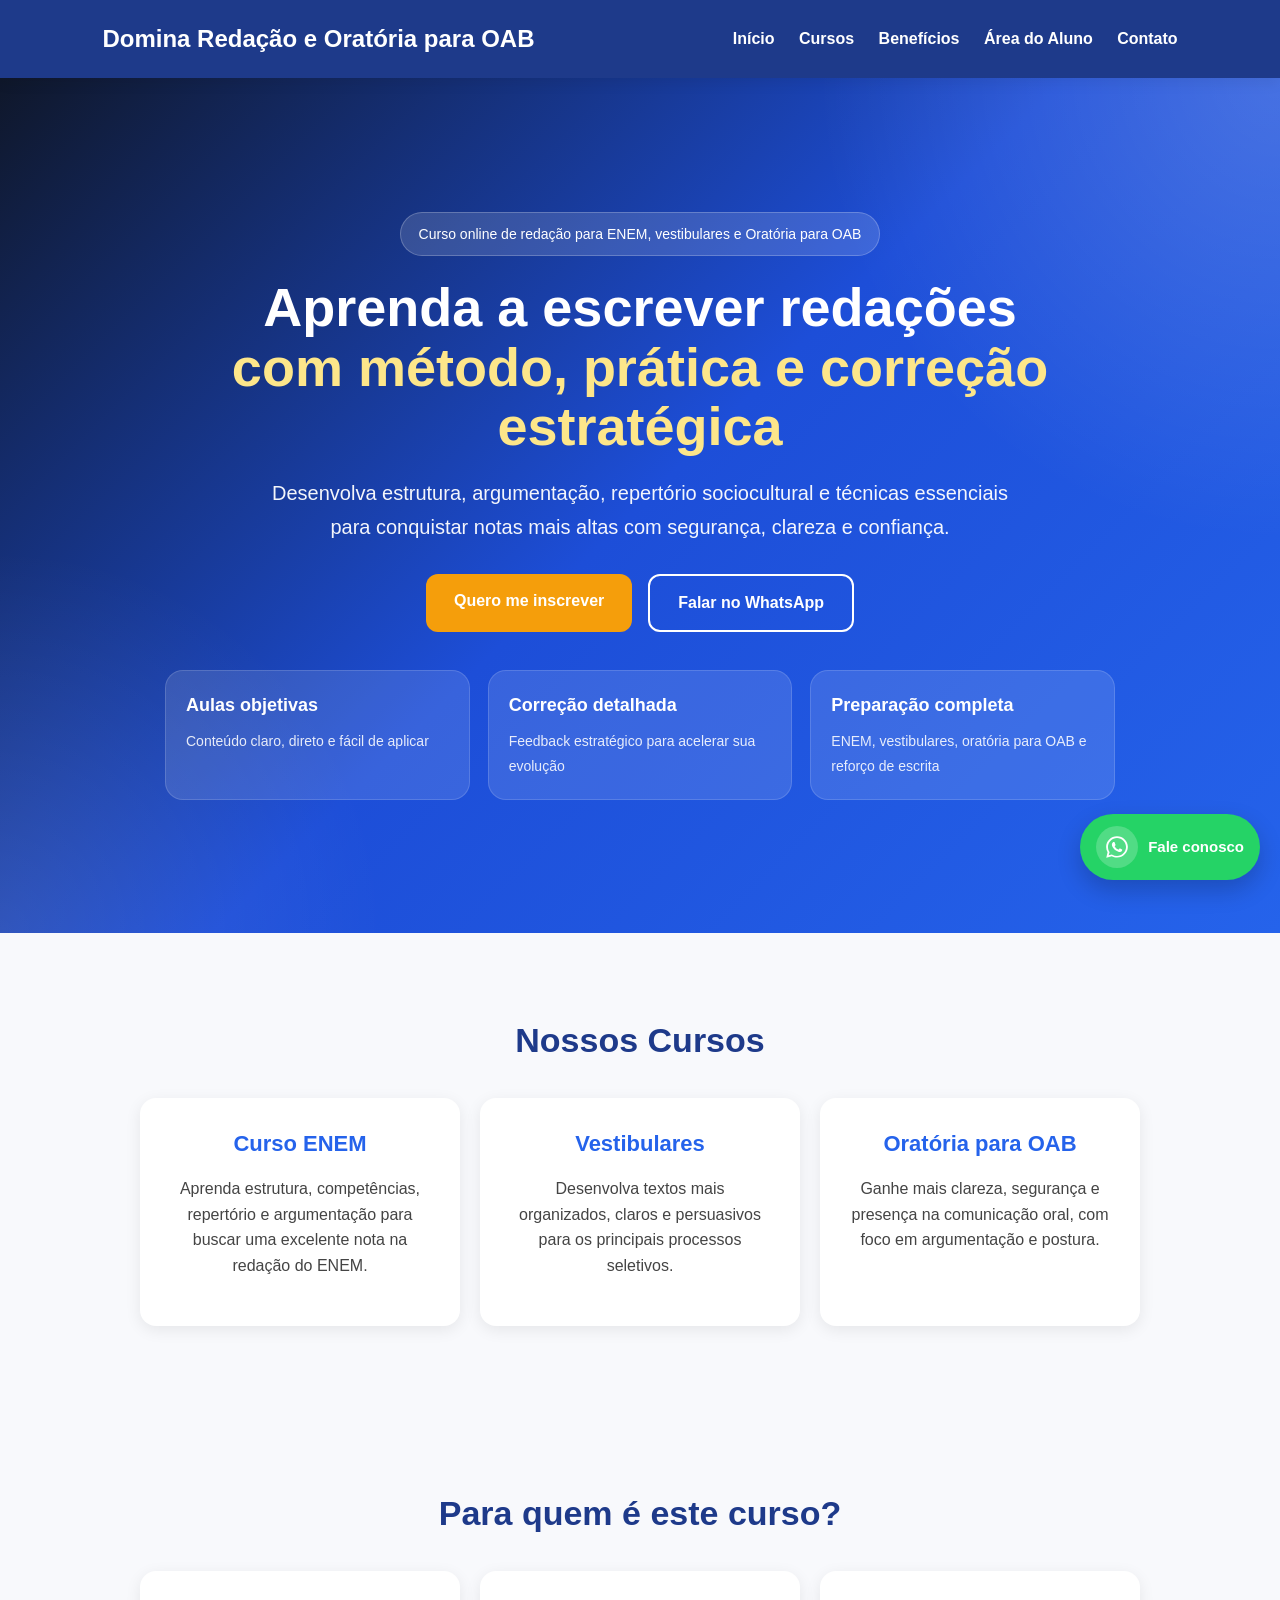
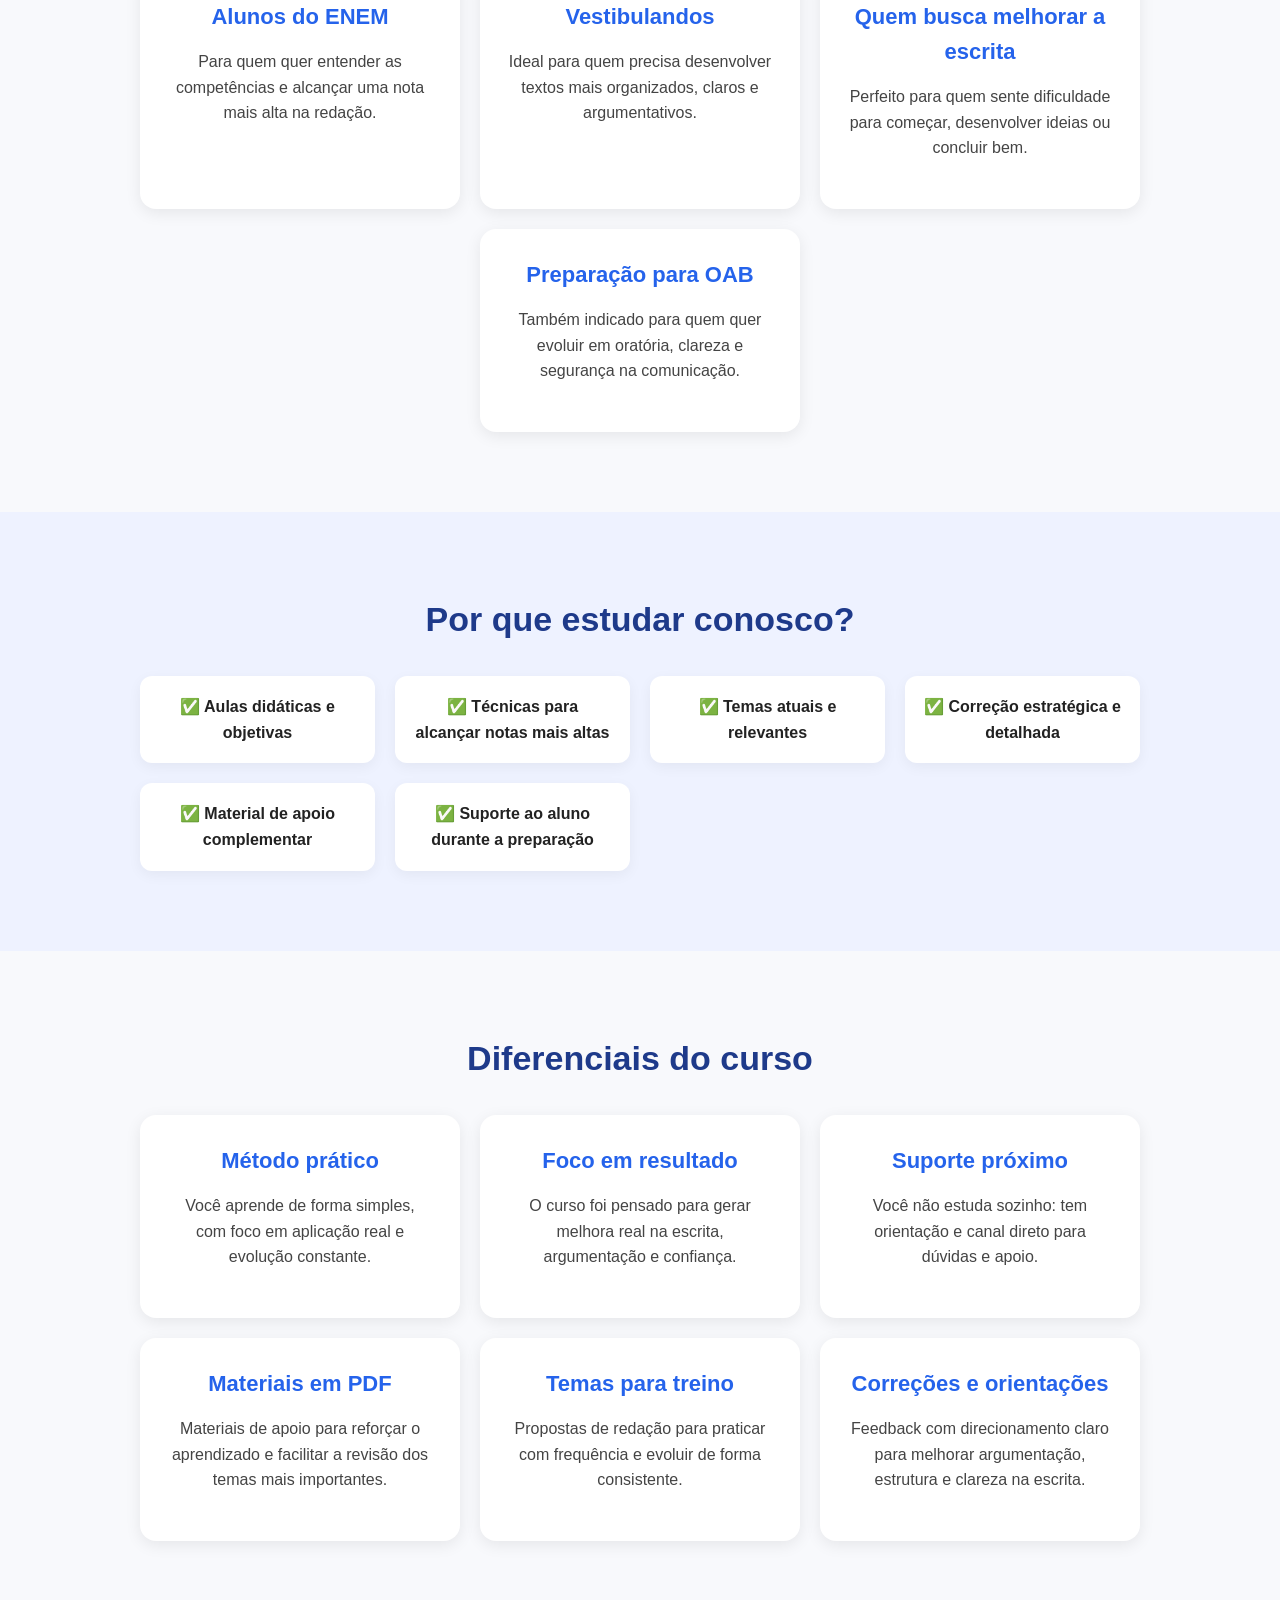
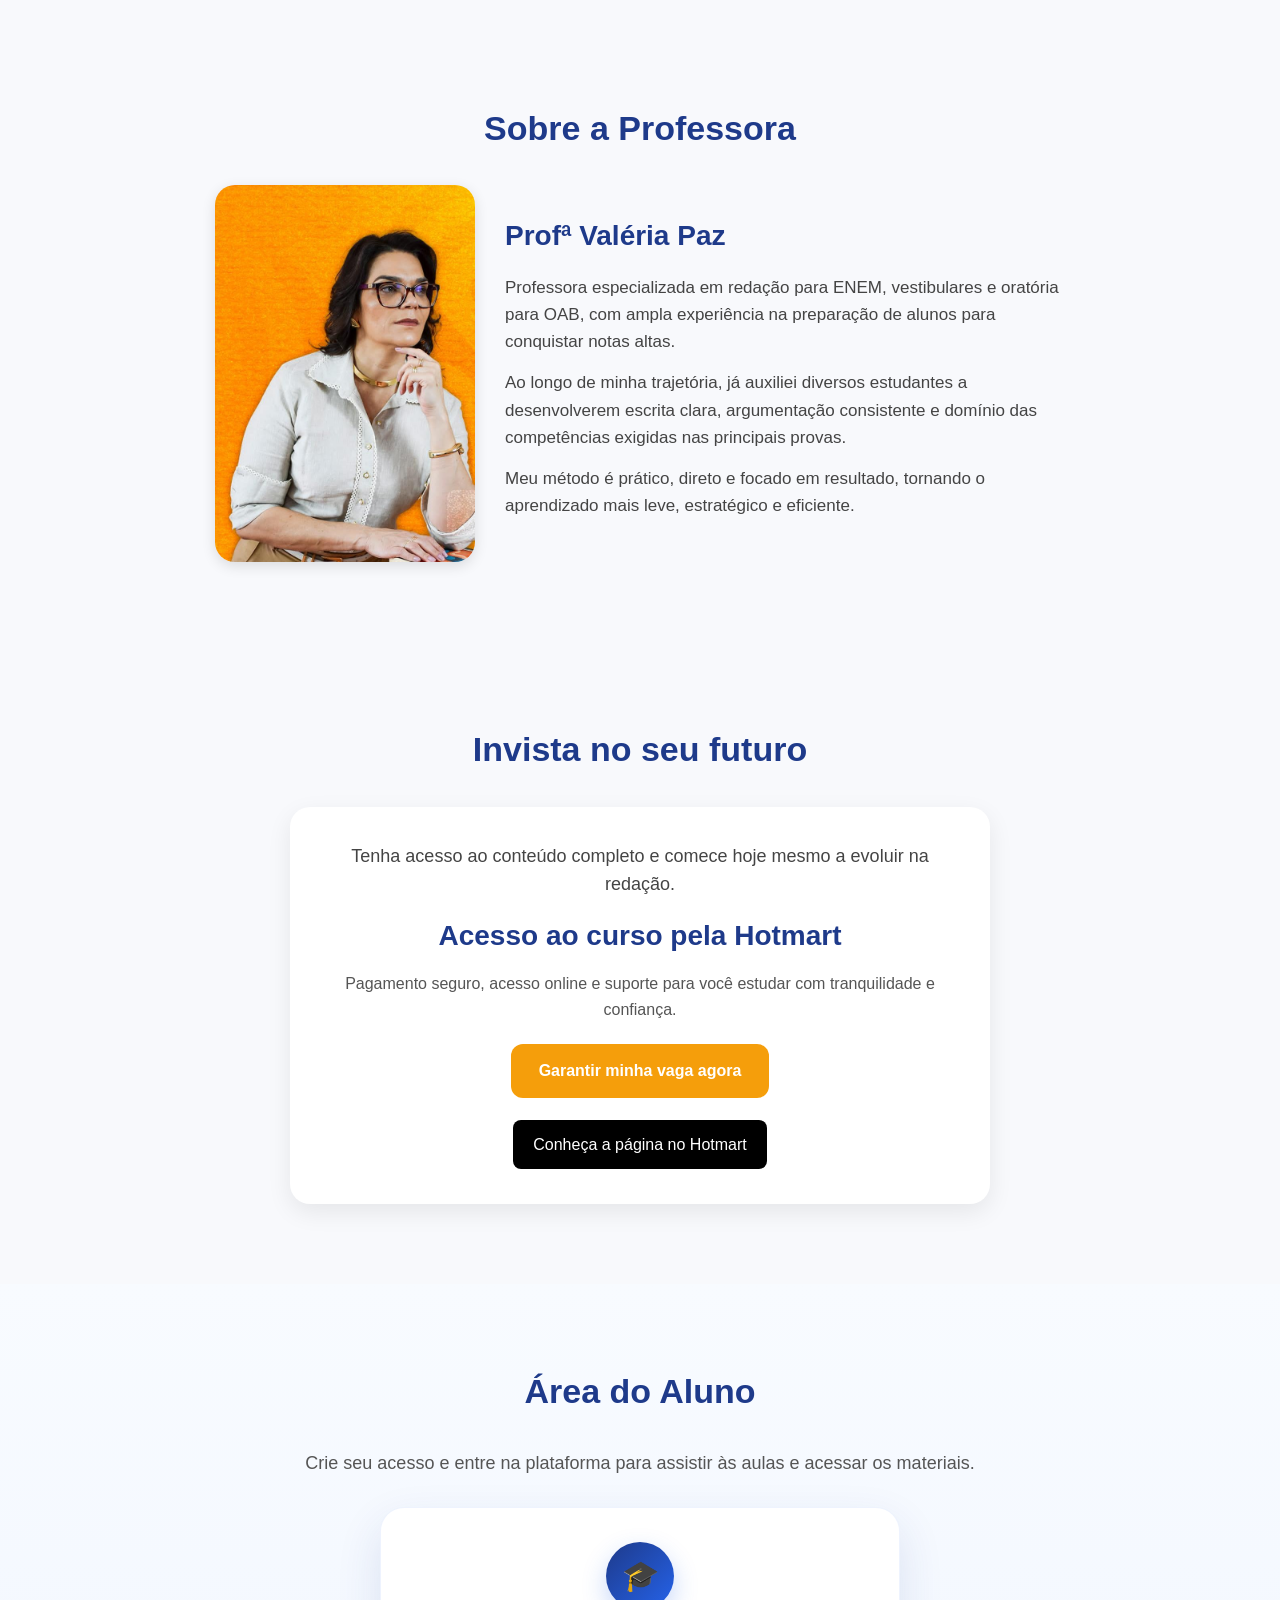
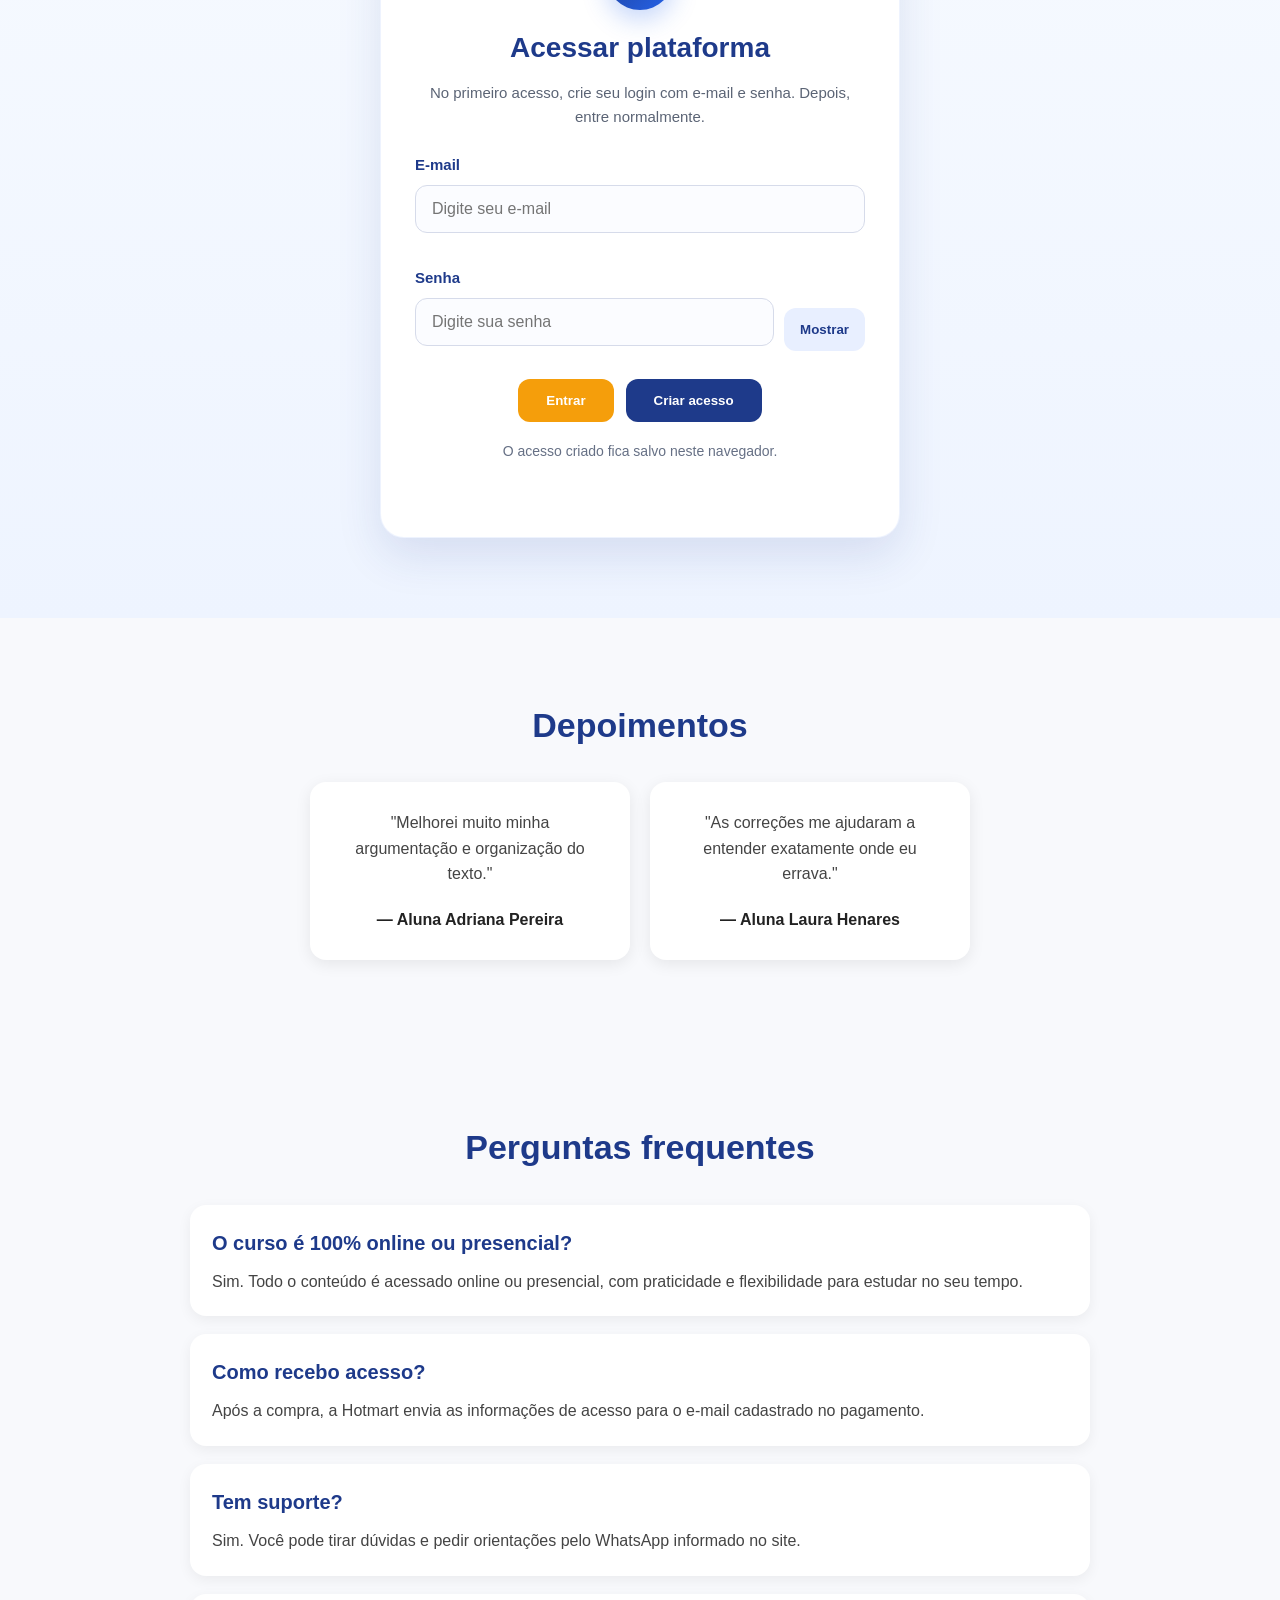
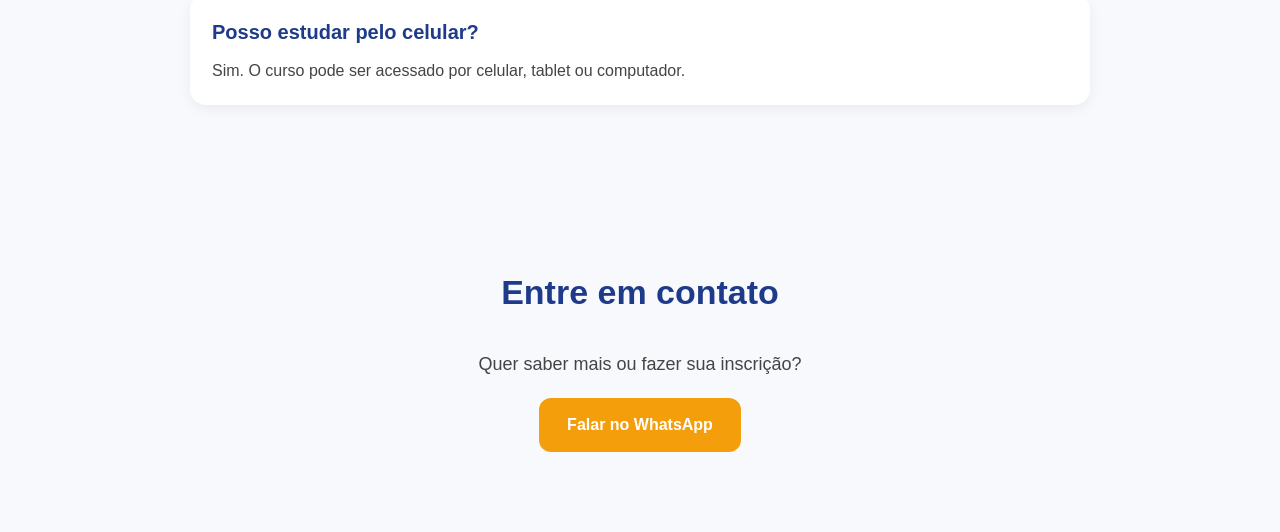
<file: index.html>
<!DOCTYPE html>
<html lang="pt-BR">
<head>
  <meta charset="UTF-8" />
  <meta name="viewport" content="width=device-width, initial-scale=1.0" />
  <title>Domina Redação e Oratória para OAB</title>
  <link rel="stylesheet" href="style.css" />
</head>
<body>
  <header>
    <div class="logo">Domina Redação e Oratória para OAB</div>
    <nav>
      <a href="#inicio">Início</a>
      <a href="#cursos">Cursos</a>
      <a href="#beneficios">Benefícios</a>
      <a href="#aluno">Área do Aluno</a>
      <a href="#contato">Contato</a>
    </nav>
  </header>

  <section id="inicio" class="hero">
    <div class="hero-overlay"></div>

    <div class="hero-content">
      <div class="hero-badge">Curso online de redação para ENEM, vestibulares e Oratória para OAB</div>

      <h1>
        Aprenda a escrever redações
        <span>com método, prática e correção estratégica</span>
      </h1>

      <p>
        Desenvolva estrutura, argumentação, repertório sociocultural e técnicas
        essenciais para conquistar notas mais altas com segurança, clareza e confiança.
      </p>

      <div class="hero-buttons">
        <a href="https://pay.hotmart.com/N105269073X" target="_blank" class="btn">
          Quero me inscrever
        </a>

        <a href="https://wa.me/5534992743501?text=Olá,%20quero%20saber%20mais%20sobre%20o%20curso%20de%20redação." target="_blank" class="btn btn-outline">
          Falar no WhatsApp
        </a>
      </div>

      <div class="hero-info">
        <div class="info-box">
          <strong>Aulas objetivas</strong>
          <span>Conteúdo claro, direto e fácil de aplicar</span>
        </div>

        <div class="info-box">
          <strong>Correção detalhada</strong>
          <span>Feedback estratégico para acelerar sua evolução</span>
        </div>

        <div class="info-box">
          <strong>Preparação completa</strong>
          <span>ENEM, vestibulares, oratória para OAB e reforço de escrita</span>
        </div>
      </div>
    </div>
  </section>

  <section id="cursos" class="section">
    <h2>Nossos Cursos</h2>
    <div class="cards">
      <div class="card">
        <h3>Curso ENEM</h3>
        <p>
          Aprenda estrutura, competências, repertório e argumentação para buscar
          uma excelente nota na redação do ENEM.
        </p>
      </div>

      <div class="card">
        <h3>Vestibulares</h3>
        <p>
          Desenvolva textos mais organizados, claros e persuasivos para os principais
          processos seletivos.
        </p>
      </div>

      <div class="card">
        <h3>Oratória para OAB</h3>
        <p>
          Ganhe mais clareza, segurança e presença na comunicação oral, com foco
          em argumentação e postura.
        </p>
      </div>
    </div>
  </section>

  <section class="section publico">
    <h2>Para quem é este curso?</h2>
    <div class="cards">
      <div class="card">
        <h3>Alunos do ENEM</h3>
        <p>Para quem quer entender as competências e alcançar uma nota mais alta na redação.</p>
      </div>

      <div class="card">
        <h3>Vestibulandos</h3>
        <p>Ideal para quem precisa desenvolver textos mais organizados, claros e argumentativos.</p>
      </div>

      <div class="card">
        <h3>Quem busca melhorar a escrita</h3>
        <p>Perfeito para quem sente dificuldade para começar, desenvolver ideias ou concluir bem.</p>
      </div>

      <div class="card">
        <h3>Preparação para OAB</h3>
        <p>Também indicado para quem quer evoluir em oratória, clareza e segurança na comunicação.</p>
      </div>
    </div>
  </section>

  <section id="beneficios" class="section bg-light">
    <h2>Por que estudar conosco?</h2>
    <div class="benefits">
      <div>✅ Aulas didáticas e objetivas</div>
      <div>✅ Técnicas para alcançar notas mais altas</div>
      <div>✅ Temas atuais e relevantes</div>
      <div>✅ Correção estratégica e detalhada</div>
      <div>✅ Material de apoio complementar</div>
      <div>✅ Suporte ao aluno durante a preparação</div>
    </div>
  </section>

  <section class="section diferenciais">
    <h2>Diferenciais do curso</h2>
    <div class="cards">
      <div class="card">
        <h3>Método prático</h3>
        <p>Você aprende de forma simples, com foco em aplicação real e evolução constante.</p>
      </div>

      <div class="card">
        <h3>Foco em resultado</h3>
        <p>O curso foi pensado para gerar melhora real na escrita, argumentação e confiança.</p>
      </div>

      <div class="card">
        <h3>Suporte próximo</h3>
        <p>Você não estuda sozinho: tem orientação e canal direto para dúvidas e apoio.</p>
      </div>

      <div class="card">
        <h3>Materiais em PDF</h3>
        <p>Materiais de apoio para reforçar o aprendizado e facilitar a revisão dos temas mais importantes.</p>
      </div>

      <div class="card">
        <h3>Temas para treino</h3>
        <p>Propostas de redação para praticar com frequência e evoluir de forma consistente.</p>
      </div>

      <div class="card">
        <h3>Correções e orientações</h3>
        <p>Feedback com direcionamento claro para melhorar argumentação, estrutura e clareza na escrita.</p>
      </div>
    </div>
  </section>

  <section class="section professora">
    <h2>Sobre a Professora</h2>

    <div class="prof-container">
      <img src="professora.jpg" alt="Professora de Redação" class="prof-img" />

      <div class="prof-text">
        <h3>Profª Valéria Paz</h3>

        <p>
          Professora especializada em redação para ENEM, vestibulares e oratória para OAB,
          com ampla experiência na preparação de alunos para conquistar notas altas.
        </p>

        <p>
          Ao longo de minha trajetória, já auxiliei diversos estudantes a
          desenvolverem escrita clara, argumentação consistente e domínio das
          competências exigidas nas principais provas.
        </p>

        <p>
          Meu método é prático, direto e focado em resultado, tornando o
          aprendizado mais leve, estratégico e eficiente.
        </p>
      </div>
    </div>
  </section>

  <section class="section oferta">
    <h2>Invista no seu futuro</h2>
    <div class="oferta-box" style="text-align: center;">
      <p class="oferta-subtitulo">Tenha acesso ao conteúdo completo e comece hoje mesmo a evoluir na redação.</p>
      <div class="preco">Acesso ao curso pela Hotmart</div>
      <p class="oferta-texto">
        Pagamento seguro, acesso online e suporte para você estudar com tranquilidade e confiança.
      </p>

      <div style="display: flex; flex-direction: column; align-items: center; gap: 12px;">
        <a href="https://pay.hotmart.com/N105269073X" target="_blank" class="btn">
          Garantir minha vaga agora
        </a>
<a href="https://go.hotmart.com/N105269073X?dp=1"
   target="_blank"
   style="display:inline-block; background:#000; color:#fff; padding:12px 20px; border-radius:8px; margin-top:10px; text-decoration:none;">
  Conheça a página no Hotmart
</a>
      </div>
    </div>
  </section>

 <section id="aluno" class="section area-aluno">
  <h2>Área do Aluno</h2>
  <p class="aluno-subtitulo">
    Crie seu acesso e entre na plataforma para assistir às aulas e acessar os materiais.
  </p>
  <div class="aluno-box">
    <div class="login-card login-card-pro" id="loginCard">
      <div class="login-topo">
        <div class="login-icon">🎓</div>
        <h3>Acessar plataforma</h3>
        <p>
          No primeiro acesso, crie seu login com e-mail e senha. Depois, entre normalmente.
        </p>

        
      </div>

      <div class="campo">
        <label for="emailAluno">E-mail</label>
        <input type="email" id="emailAluno" placeholder="Digite seu e-mail" />
      </div>

      <div class="campo">
        <label for="senhaAluno">Senha</label>
        <div class="senha-wrap">
          <input type="password" id="senhaAluno" placeholder="Digite sua senha" />
          <button type="button" class="mostrar-senha" onclick="alternarSenha()">Mostrar</button>
        </div>
      </div>
      <div class="aluno-botoes">
  <a href="https://app-vlc.hotmart.com/" target="_blank">
  <button class="btn">Entrar</button>
</a>
        <button class="btn btn-secundario" onclick="criarAcessoAluno()">Criar acesso</button>
      </div>

      <p class="login-dica">
        O acesso criado fica salvo neste navegador.
      </p>

      <p id="mensagemLogin" class="mensagem-login"></p>
    </div>
  </div>
</section>

  <section class="section testimonials">
    <h2>Depoimentos</h2>
    <div class="cards">
      <div class="card">
        <p>"Melhorei muito minha argumentação e organização do texto."</p>
        <strong>— Aluna Adriana Pereira</strong>
      </div>

      <div class="card">
        <p>"As correções me ajudaram a entender exatamente onde eu errava."</p>
        <strong>— Aluna Laura Henares</strong>
      </div>
    </div>
  </section>

  <section class="section faq">
    <h2>Perguntas frequentes</h2>
    <div class="faq-box">
      <div class="faq-item">
        <h3>O curso é 100% online ou presencial?</h3>
        <p>Sim. Todo o conteúdo é acessado online ou presencial, com praticidade e flexibilidade para estudar no seu tempo.</p>
      </div>

      <div class="faq-item">
        <h3>Como recebo acesso?</h3>
        <p>Após a compra, a Hotmart envia as informações de acesso para o e-mail cadastrado no pagamento.</p>
      </div>

      <div class="faq-item">
        <h3>Tem suporte?</h3>
        <p>Sim. Você pode tirar dúvidas e pedir orientações pelo WhatsApp informado no site.</p>
      </div>

      <div class="faq-item">
        <h3>Posso estudar pelo celular?</h3>
        <p>Sim. O curso pode ser acessado por celular, tablet ou computador.</p>
      </div>
    </div>
  </section>

  <section id="contato" class="section contato">
    <h2>Entre em contato</h2>
    <p>Quer saber mais ou fazer sua inscrição?</p>
    <a href="https://wa.me/5534992743501?text=Quero%20saber%20sobre%20o%20curso%20de%20redação." target="_blank" class="btn">
      Falar no WhatsApp
    </a>
  </section>

  <script src="script.js"></script>
  <a href="https://wa.me/5534992743501?text=Olá,%20quero%20saber%20mais%20sobre%20o%20curso%20de%20redação."
   class="whatsapp-float"
   target="_blank"
   aria-label="Fale conosco no WhatsApp">

  <span class="whatsapp-icon">
    <svg viewBox="0 0 32 32" width="22" height="22" fill="white">
      <path d="M16 .4C7.2.4.2 7.4.2 16c0 2.8.7 5.4 2.1 7.8L.4 31.6l8-2.1c2.3 1.2 4.9 1.9 7.6 1.9 8.8 0 15.8-7 15.8-15.6C31.8 7.4 24.8.4 16 .4zm0 28.6c-2.4 0-4.8-.6-6.9-1.8l-.5-.3-4.7 1.2 1.3-4.6-.3-.5c-1.3-2.1-2-4.5-2-7.1C2.9 8.8 8.9 2.9 16 2.9s13.1 5.9 13.1 13.1S23.1 29 16 29zm7.3-9.8c-.4-.2-2.2-1.1-2.6-1.2-.3-.1-.6-.2-.9.2-.2.3-1 1.2-1.2 1.5-.2.2-.4.3-.8.1-2.2-1.1-3.6-2-5.1-4.5-.4-.6.4-.6 1.1-2 .1-.2.1-.5 0-.7-.1-.2-.9-2.2-1.2-3-.3-.8-.6-.7-.9-.7h-.8c-.3 0-.7.1-1 .5-.3.3-1.3 1.3-1.3 3.2s1.3 3.7 1.5 4c.2.3 2.6 4.1 6.3 5.7.9.4 1.6.6 2.1.8.9.3 1.7.2 2.3.1.7-.1 2.2-.9 2.5-1.8.3-.9.3-1.6.2-1.8-.1-.2-.3-.3-.7-.5z"/>
    </svg>
  </span>

  <span class="whatsapp-text">Fale conosco</span>

</a>

<style>
.whatsapp-float {
  position: fixed;
  right: 20px;
  bottom: 20px;
  z-index: 1000;
  display: inline-flex;
  align-items: center;
  gap: 10px;
  background: #25d366;
  color: #fff;
  text-decoration: none;
  padding: 12px 16px;
  border-radius: 999px;
  box-shadow: 0 10px 25px rgba(0,0,0,0.2);
  font-family: Arial, sans-serif;
  font-weight: bold;
  transition: all 0.2s ease;
  animation: pulse 1.8s infinite;
}

.whatsapp-float:hover {
  transform: scale(1.05);
}

.whatsapp-icon {
  width: 42px;
  height: 42px;
  background: rgba(255,255,255,0.2);
  border-radius: 50%;
  display: flex;
  align-items: center;
  justify-content: center;
}

.whatsapp-text {
  font-size: 15px;
}

@keyframes pulse {
  0% {
    box-shadow: 0 0 0 0 rgba(37, 211, 102, 0.5);
  }
  70% {
    box-shadow: 0 0 0 14px rgba(37, 211, 102, 0);
  }
  100% {
    box-shadow: 0 0 0 0 rgba(37, 211, 102, 0);
  }
}

@media (max-width: 768px) {
  .whatsapp-text {
    display: none;
  }
}
</style>
</body>
</html>
</file>
<file: style.css>
* {
  margin: 0;
  padding: 0;
  box-sizing: border-box;
  font-family: Arial, sans-serif;
}

html {
  scroll-behavior: smooth;
}

body {
  background: #f8f9fc;
  color: #222;
  line-height: 1.6;
}

/* HEADER */
header {
  background: #1e3a8a;
  color: white;
  display: flex;
  justify-content: space-between;
  align-items: center;
  padding: 20px 8%;
  position: sticky;
  top: 0;
  z-index: 1000;
  box-shadow: 0 4px 14px rgba(0, 0, 0, 0.08);
}

.logo {
  color: white;
  font-size: 24px;
  font-weight: bold;
}

nav a {
  color: white;
  text-decoration: none;
  margin-left: 20px;
  font-weight: bold;
  transition: 0.2s;
}

nav a:hover {
  text-decoration: underline;
  opacity: 0.9;
}

/* HERO */
.hero {
  position: relative;
  min-height: 95vh;
  display: flex;
  align-items: center;
  justify-content: center;
  padding: 60px 8%;
  text-align: center;
  color: white;
  background: linear-gradient(135deg, #0f172a, #1d4ed8, #2563eb);
  overflow: hidden;
}

.hero-overlay {
  position: absolute;
  inset: 0;
  background:
    radial-gradient(circle at top right, rgba(255, 255, 255, 0.18), transparent 30%),
    radial-gradient(circle at bottom left, rgba(255, 255, 255, 0.10), transparent 25%);
  z-index: 1;
}

.hero-content {
  position: relative;
  z-index: 2;
  max-width: 950px;
}

.hero-badge {
  display: inline-block;
  background: rgba(255, 255, 255, 0.14);
  border: 1px solid rgba(255, 255, 255, 0.22);
  padding: 10px 18px;
  border-radius: 999px;
  font-size: 14px;
  margin-bottom: 22px;
}

.hero h1 {
  font-size: 54px;
  line-height: 1.1;
  margin-bottom: 20px;
  font-weight: 800;
}

.hero h1 span {
  display: block;
  color: #fde68a;
}

.hero p {
  font-size: 20px;
  line-height: 1.7;
  max-width: 760px;
  margin: 0 auto 30px;
  color: rgba(255, 255, 255, 0.95);
}

.hero-buttons {
  display: flex;
  gap: 16px;
  justify-content: center;
  flex-wrap: wrap;
  margin-bottom: 38px;
}

.btn {
  display: inline-block;
  background: #f59e0b;
  color: white;
  padding: 14px 28px;
  border-radius: 12px;
  text-decoration: none;
  font-weight: bold;
  border: none;
  cursor: pointer;
  transition: 0.25s;
}

.btn:hover {
  transform: translateY(-2px);
  background: #d97706;
}

.btn-outline {
  background: transparent;
  border: 2px solid white;
  color: white;
}

.btn-outline:hover {
  background: rgba(255, 255, 255, 0.12);
}

.hero-info {
  display: grid;
  grid-template-columns: repeat(auto-fit, minmax(220px, 1fr));
  gap: 18px;
  margin-top: 20px;
}

.info-box {
  background: rgba(255, 255, 255, 0.12);
  border: 1px solid rgba(255, 255, 255, 0.15);
  border-radius: 18px;
  padding: 20px;
  text-align: left;
}

.info-box strong {
  display: block;
  font-size: 18px;
  margin-bottom: 8px;
}

.info-box span {
  font-size: 14px;
  color: rgba(255, 255, 255, 0.88);
}

/* SEÇÕES */
.section {
  padding: 80px 8%;
  text-align: center;
}

.section h2 {
  font-size: 34px;
  margin-bottom: 30px;
  color: #1e3a8a;
}

/* CARDS */
.cards {
  display: flex;
  gap: 20px;
  flex-wrap: wrap;
  justify-content: center;
}

.card {
  background: white;
  width: 320px;
  padding: 28px;
  border-radius: 16px;
  box-shadow: 0 4px 16px rgba(0, 0, 0, 0.08);
  transition: 0.25s;
}

.card:hover {
  transform: translateY(-4px);
}

.card h3 {
  margin-bottom: 15px;
  color: #2563eb;
  font-size: 22px;
}

.card p {
  margin-bottom: 20px;
  color: #444;
}

/* BENEFÍCIOS */
.bg-light {
  background: #eef2ff;
}

.benefits {
  display: grid;
  grid-template-columns: repeat(auto-fit, minmax(220px, 1fr));
  gap: 20px;
  max-width: 1000px;
  margin: auto;
}

.benefits div {
  background: white;
  padding: 18px;
  border-radius: 12px;
  box-shadow: 0 4px 14px rgba(0, 0, 0, 0.05);
  font-weight: 600;
}

/* PROFESSORA */
.prof-container {
  display: flex;
  align-items: center;
  gap: 30px;
  flex-wrap: wrap;
  justify-content: center;
  margin-top: 20px;
}

.prof-img {
  width: 260px;
  border-radius: 20px;
  box-shadow: 0 4px 14px rgba(0, 0, 0, 0.12);
  object-fit: cover;
}

.prof-text {
  max-width: 560px;
  text-align: left;
}

.prof-text h3 {
  color: #1e3a8a;
  margin-bottom: 15px;
  font-size: 28px;
}

.prof-text p {
  margin-bottom: 14px;
  color: #444;
  font-size: 17px;
}

/* ÁREA DO ALUNO */
.area-aluno {
  background: #ffffff;
}

.aluno-subtitulo {
  max-width: 700px;
  margin: 0 auto 30px;
  font-size: 18px;
  color: #555;
}

.aluno-box {
  max-width: 1000px;
  margin: 0 auto;
}

.login-card {
  max-width: 450px;
  margin: 0 auto;
  background: white;
  padding: 30px;
  border-radius: 18px;
  box-shadow: 0 4px 18px rgba(0, 0, 0, 0.08);
}

.login-card h3 {
  color: #1e3a8a;
  margin-bottom: 20px;
}

.login-card input {
  width: 100%;
  padding: 14px;
  margin-bottom: 15px;
  border: 1px solid #d1d5db;
  border-radius: 10px;
  font-size: 16px;
  outline: none;
}

.login-card input:focus {
  border-color: #2563eb;
}

.login-dica {
  margin-top: 16px;
  color: #666;
  font-size: 14px;
}

.mensagem-login {
  margin-top: 12px;
  font-weight: bold;
  color: #dc2626;
}

.painel-aluno {
  margin-top: 20px;
}

.painel-topo {
  display: flex;
  justify-content: space-between;
  align-items: center;
  margin-bottom: 30px;
  gap: 15px;
  flex-wrap: wrap;
}

.painel-topo h3 {
  color: #1e3a8a;
  font-size: 28px;
}

.btn-sair {
  background: #1e3a8a;
}

.btn-sair:hover {
  background: #172554;
}

.oculto {
  display: none;
}

/* CONTATO */
.contato p {
  margin-bottom: 20px;
  font-size: 18px;
  color: #444;
}

/* FOOTER */
footer {
  background: #111827;
  color: white;
  text-align: center;
  padding: 24px;
  margin-top: 20px;
}

/* RESPONSIVO */
@media (max-width: 768px) {
  header {
    flex-direction: column;
    gap: 12px;
    padding: 18px 6%;
  }

  nav a {
    margin: 0 10px;
    display: inline-block;
  }

  .hero {
    min-height: auto;
    padding: 90px 6% 60px;
  }

  .hero h1 {
    font-size: 34px;
  }

  .hero p {
    font-size: 17px;
  }

  .hero-badge {
    font-size: 12px;
  }

  .section {
    padding: 60px 6%;
  }

  .section h2 {
    font-size: 28px;
  }

  .card {
    width: 100%;
    max-width: 360px;
  }

  .prof-text {
    text-align: center;
  }

  .prof-text h3 {
    font-size: 24px;
  }

  .painel-topo {
    justify-content: center;
  }

  .painel-topo h3 {
    font-size: 24px;
    text-align: center;
  }
}
.area-aluno {
  background: linear-gradient(180deg, #f8fbff 0%, #eef4ff 100%);
}

.login-card-pro {
  max-width: 520px;
  margin: 0 auto;
  background: white;
  padding: 34px;
  border-radius: 24px;
  box-shadow: 0 18px 45px rgba(30, 58, 138, 0.12);
  border: 1px solid rgba(37, 99, 235, 0.08);
}

.login-topo {
  text-align: center;
  margin-bottom: 24px;
}

.login-icon {
  width: 68px;
  height: 68px;
  margin: 0 auto 16px;
  border-radius: 50%;
  display: flex;
  align-items: center;
  justify-content: center;
  background: linear-gradient(135deg, #1e3a8a, #2563eb);
  font-size: 30px;
  color: white;
  box-shadow: 0 10px 24px rgba(37, 99, 235, 0.25);
}

.login-topo h3 {
  color: #1e3a8a;
  font-size: 28px;
  margin-bottom: 10px;
}

.login-topo p {
  color: #5b6475;
  font-size: 15px;
  line-height: 1.6;
}

.campo {
  text-align: left;
  margin-bottom: 18px;
}

.campo label {
  display: block;
  margin-bottom: 8px;
  font-weight: 700;
  color: #1e3a8a;
  font-size: 15px;
}

.campo input {
  width: 100%;
  padding: 14px 16px;
  border-radius: 12px;
  border: 1px solid #d6dbea;
  font-size: 16px;
  outline: none;
  transition: 0.2s;
  background: #fbfcff;
}

.campo input:focus {
  border-color: #2563eb;
  box-shadow: 0 0 0 4px rgba(37, 99, 235, 0.12);
}

.senha-wrap {
  display: flex;
  gap: 10px;
  align-items: center;
}

.senha-wrap input {
  flex: 1;
}

.mostrar-senha {
  border: none;
  background: #e8efff;
  color: #1e3a8a;
  font-weight: bold;
  padding: 14px 16px;
  border-radius: 12px;
  cursor: pointer;
  transition: 0.2s;
}

.mostrar-senha:hover {
  background: #d9e6ff;
}

.aluno-botoes {
  display: flex;
  gap: 12px;
  justify-content: center;
  flex-wrap: wrap;
  margin-top: 10px;
}

.btn-secundario {
  background: #1e3a8a;
}

.btn-secundario:hover {
  background: #172554;
}

.login-dica {
  margin-top: 18px;
  color: #667085;
  font-size: 14px;
  text-align: center;
}

.mensagem-login {
  margin-top: 16px;
  font-weight: bold;
  text-align: center;
  min-height: 24px;
}

@media (max-width: 768px) {
  .login-card-pro {
    padding: 24px 18px;
    border-radius: 18px;
  }

  .login-topo h3 {
    font-size: 24px;
  }

  .senha-wrap {
    flex-direction: column;
    align-items: stretch;
  }

  .mostrar-senha {
    width: 100%;
  }
}
.oferta-box {
  max-width: 700px;
  margin: 0 auto;
  background: white;
  padding: 35px;
  border-radius: 20px;
  box-shadow: 0 8px 24px rgba(0, 0, 0, 0.08);
}

.oferta-subtitulo {
  font-size: 18px;
  color: #444;
  margin-bottom: 15px;
}

.preco {
  font-size: 28px;
  font-weight: bold;
  color: #1e3a8a;
  margin-bottom: 12px;
}

.oferta-texto {
  font-size: 16px;
  color: #555;
  margin-bottom: 22px;
}

.aviso-hotmart {
  max-width: 800px;
  margin: 0 auto 25px;
  background: #fff7ed;
  color: #9a3412;
  border: 1px solid #fdba74;
  padding: 16px 20px;
  border-radius: 14px;
  font-weight: 600;
}

.faq-box {
  max-width: 900px;
  margin: 0 auto;
  display: grid;
  gap: 18px;
}

.faq-item {
  background: white;
  padding: 22px;
  border-radius: 16px;
  box-shadow: 0 4px 14px rgba(0, 0, 0, 0.06);
  text-align: left;
}

.faq-item h3 {
  color: #1e3a8a;
  margin-bottom: 10px;
  font-size: 20px;
}

.faq-item p {
  color: #444;
}

.whatsapp-float {
  position: fixed;
  right: 20px;
  bottom: 20px;
  background: #25d366;
  color: white;
  text-decoration: none;
  padding: 14px 18px;
  border-radius: 999px;
  font-weight: bold;
  box-shadow: 0 8px 20px rgba(0, 0, 0, 0.2);
  z-index: 2000;
}

.whatsapp-float:hover {
  filter: brightness(0.95);
}
.certificado-box {
  max-width: 600px;
  margin: 30px auto 0;
  background: white;
  padding: 28px;
  border-radius: 18px;
  box-shadow: 0 6px 18px rgba(0, 0, 0, 0.08);
  text-align: center;
}

.certificado-box h3 {
  color: #1e3a8a;
  margin-bottom: 10px;
}

.certificado-box p {
  color: #555;
  margin-bottom: 16px;
}

.certificado-box input {
  width: 100%;
  padding: 14px;
  border: 1px solid #d1d5db;
  border-radius: 10px;
  margin-bottom: 15px;
  font-size: 16px;
}
</file>
